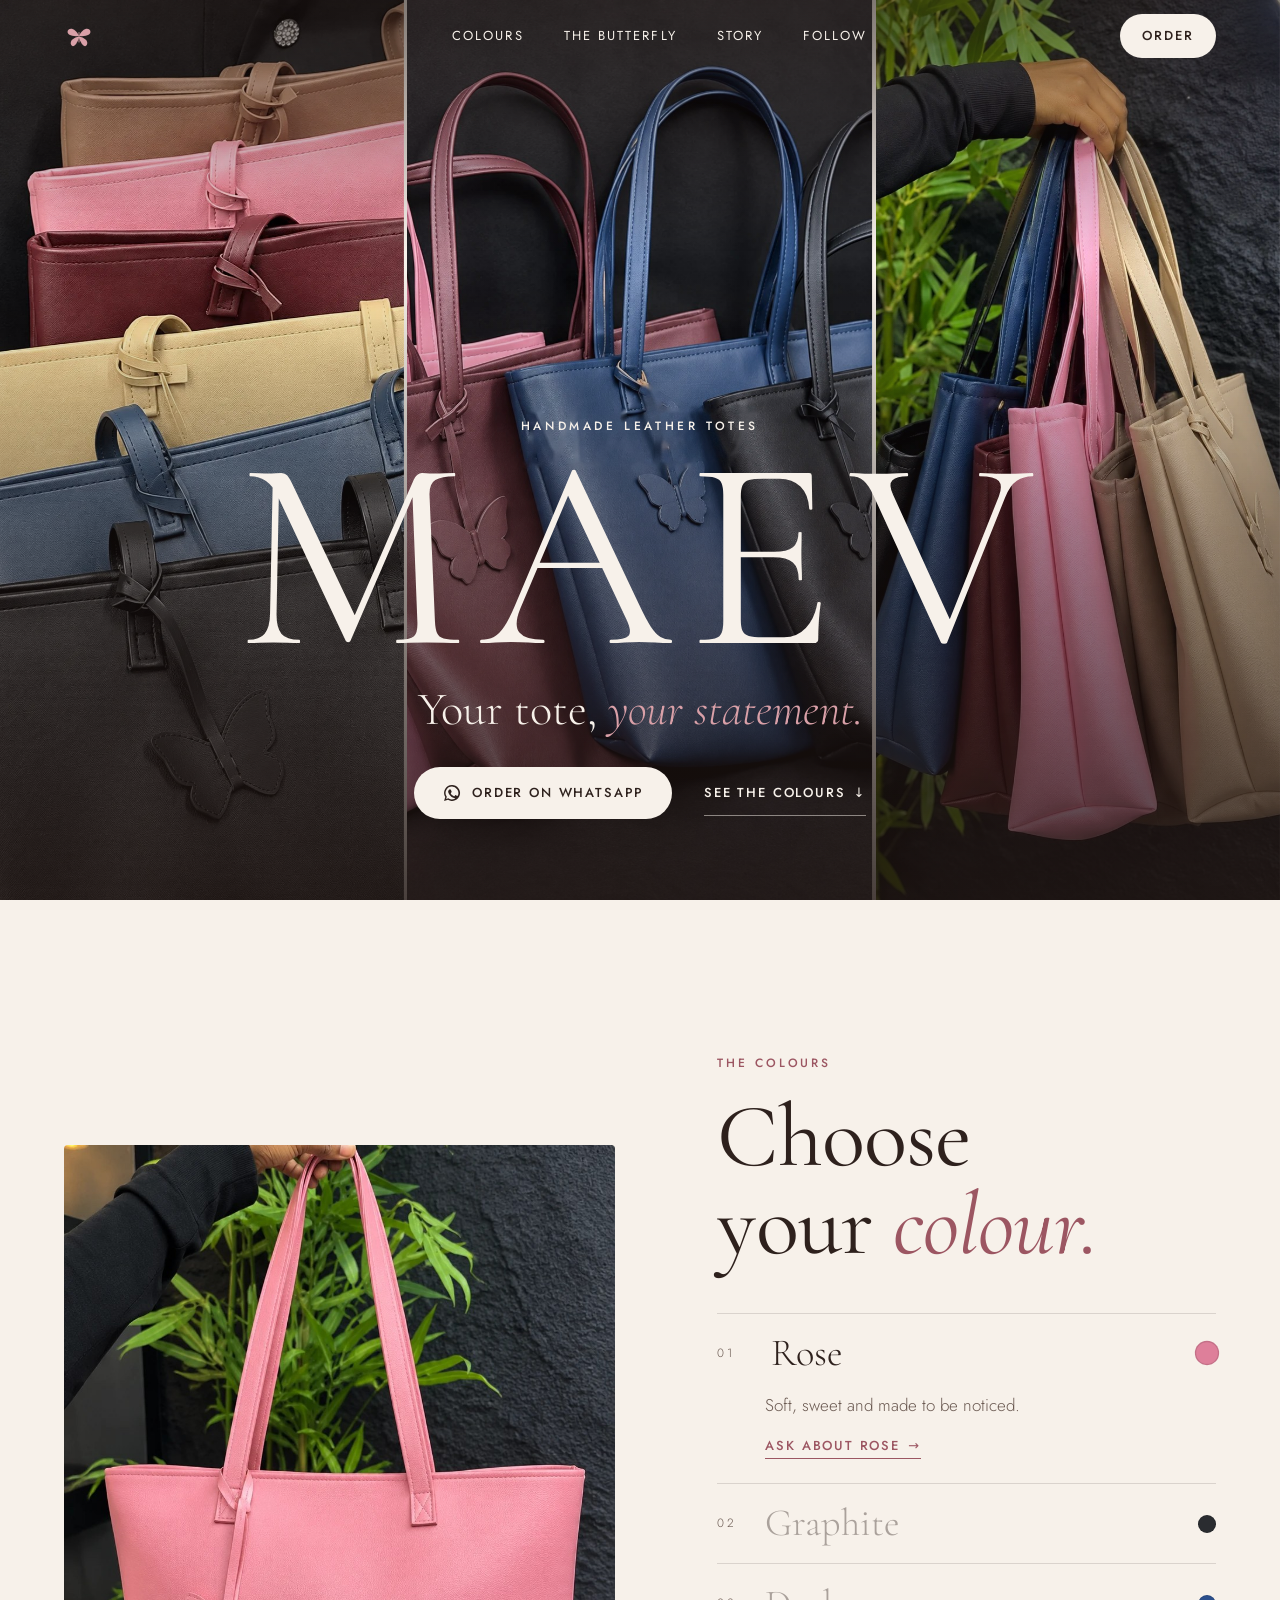
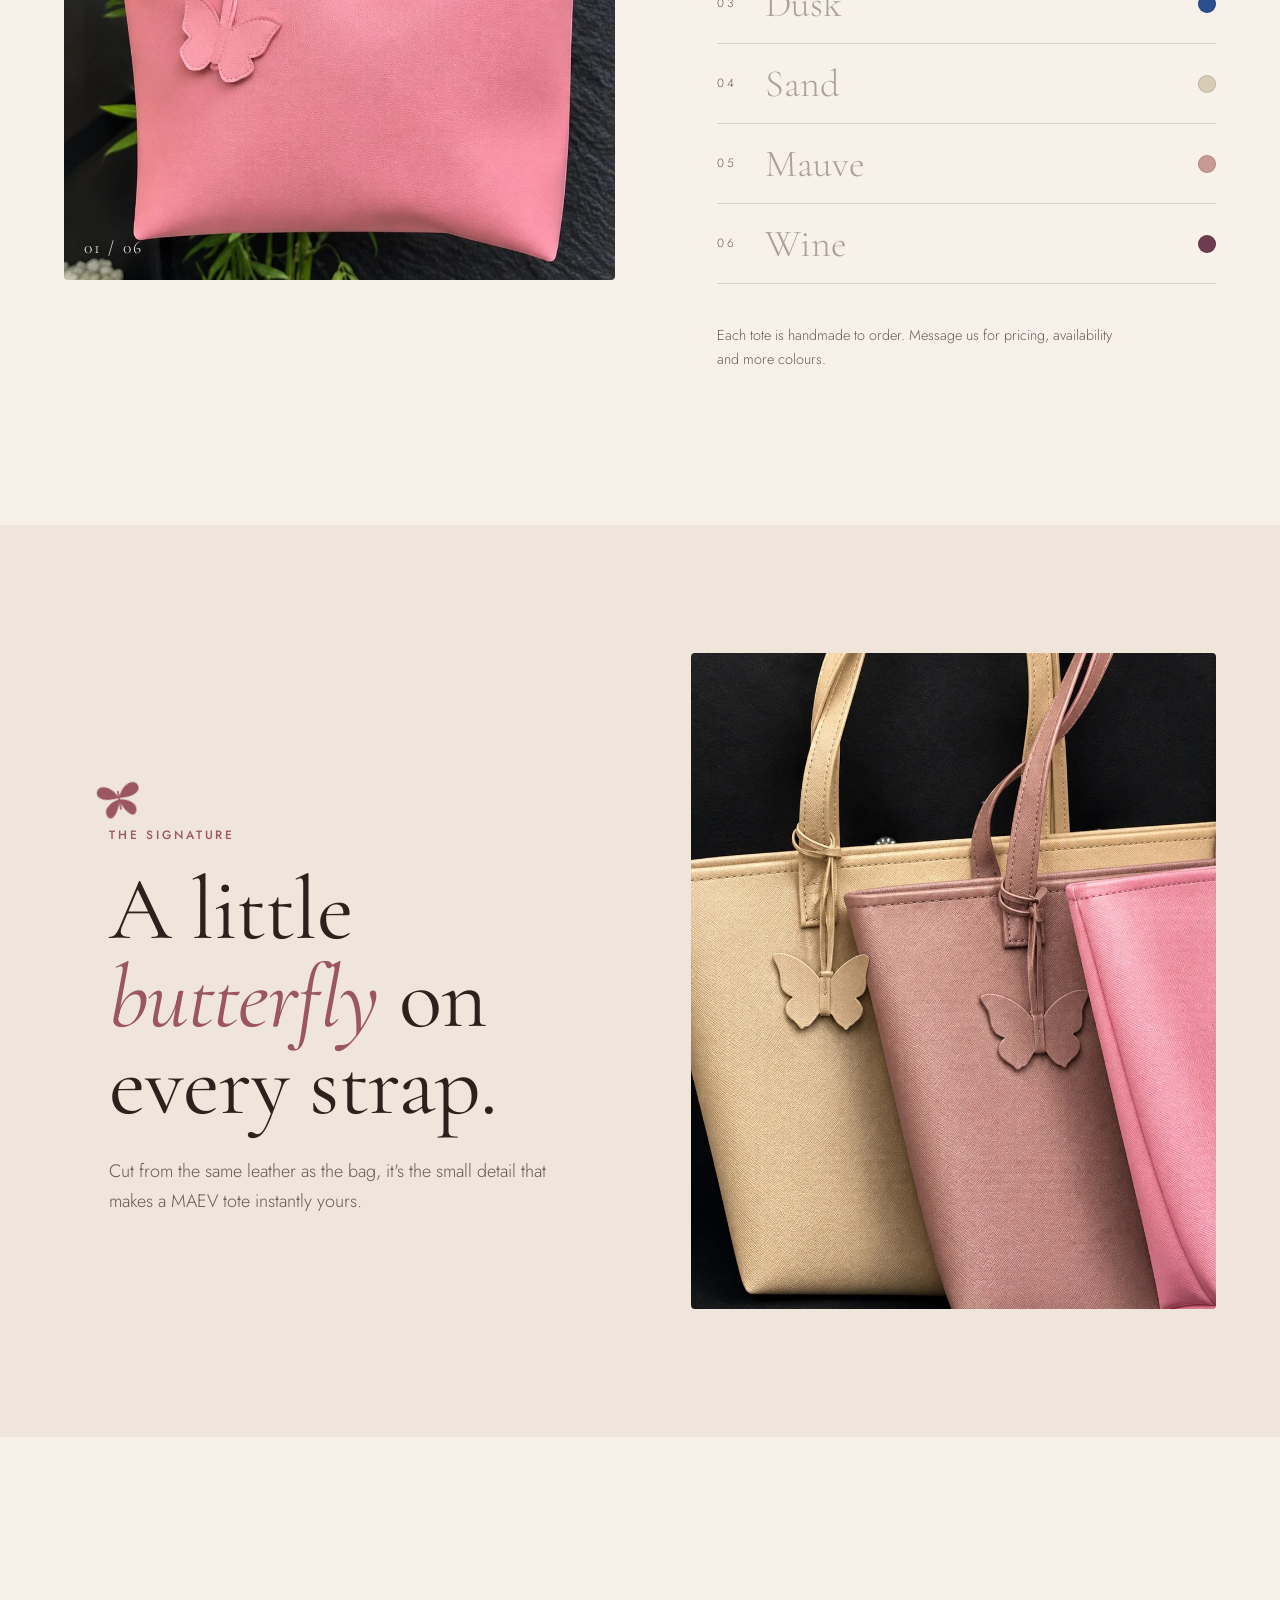
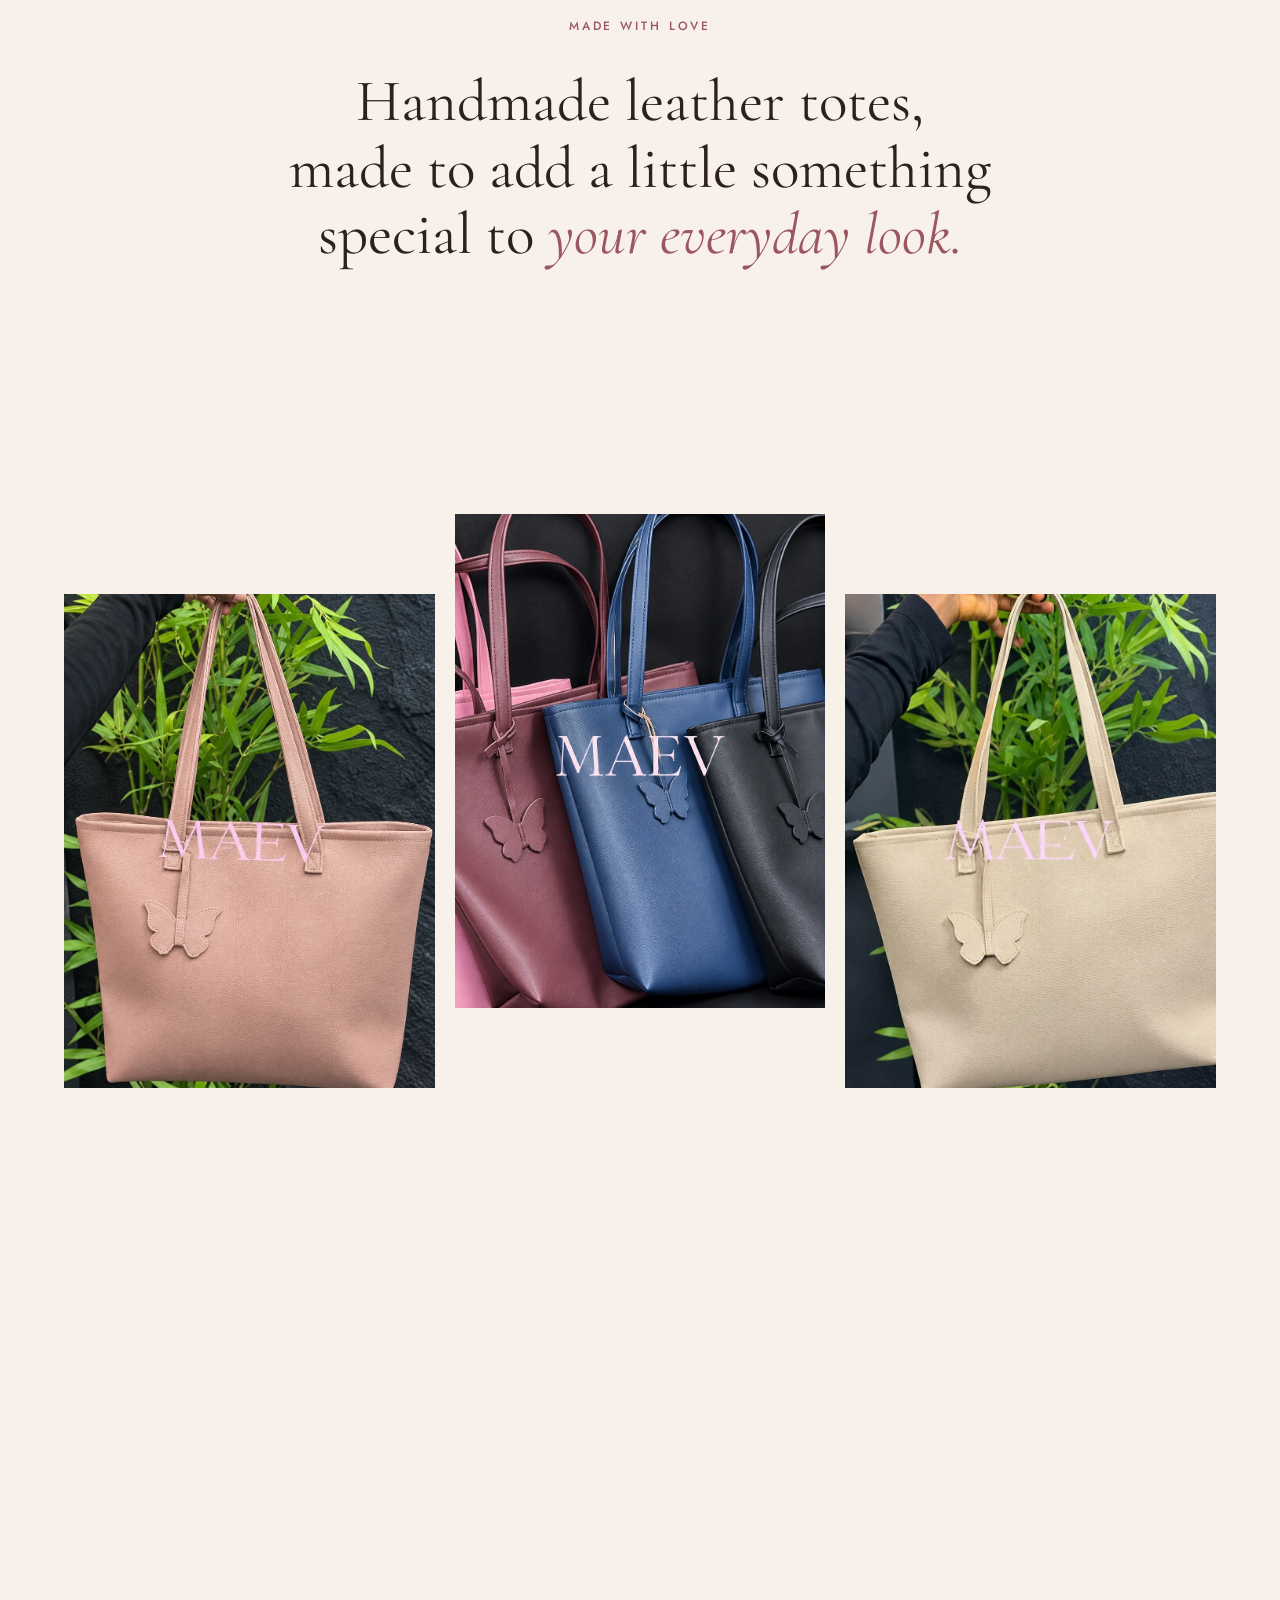
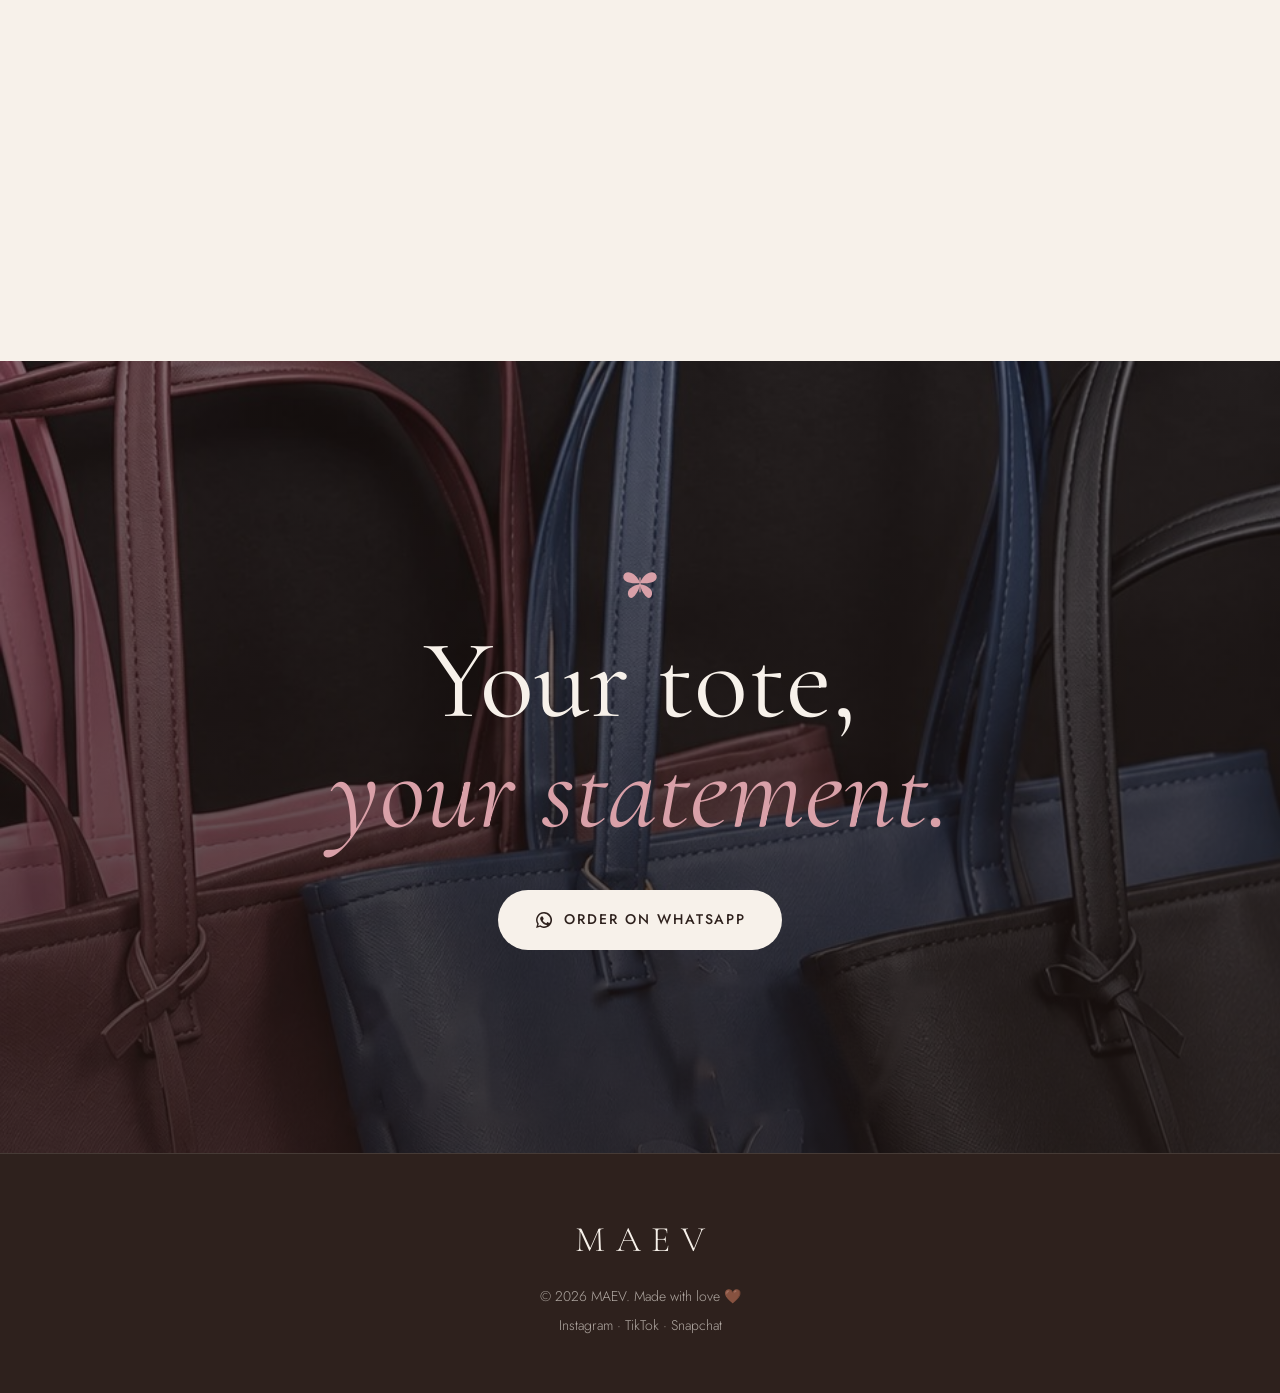
<file: index.html>
<!doctype html>
<html lang="en">
<head>
  <meta charset="utf-8">
  <meta name="viewport" content="width=device-width, initial-scale=1, viewport-fit=cover">
  <title>MAEV — Handmade Leather Totes</title>
  <meta name="description" content="MAEV makes handmade leather tote bags to add a little something special to your everyday look. Your tote, your statement. Order on WhatsApp.">
  <meta name="theme-color" content="#F7F1EA">
  <meta property="og:title" content="MAEV — Your Tote, Your Statement">
  <meta property="og:description" content="Handmade leather totes with a signature butterfly charm. Order on WhatsApp.">
  <meta property="og:type" content="website">
  <meta property="og:image" content="https://maev-luxe.vercel.app/images/og.jpg">
  <meta property="og:image:width" content="1200">
  <meta property="og:image:height" content="630">
  <meta property="og:url" content="https://maev-luxe.vercel.app/">
  <meta name="twitter:card" content="summary_large_image">
  <meta name="twitter:image" content="https://maev-luxe.vercel.app/images/og.jpg">
  <link rel="icon" href="favicon.svg" type="image/svg+xml">
  <link rel="apple-touch-icon" href="apple-touch-icon.png">
  <link rel="preconnect" href="https://fonts.googleapis.com">
  <link rel="preconnect" href="https://fonts.gstatic.com" crossorigin>
  <link href="https://fonts.googleapis.com/css2?family=Cormorant+Garamond:ital,wght@0,400;0,500;0,600;1,400;1,500&family=Jost:wght@300;400;500&display=swap" rel="stylesheet">
  <link rel="stylesheet" href="styles.css">
  <script>document.documentElement.classList.add('js')</script>
</head>
<body>

  <a class="skip" href="#colours">Skip to the collection</a>

  <header class="nav" id="nav">
    <a class="nav__brand" href="#top" aria-label="MAEV — back to top">
      <span class="bfly" aria-hidden="true"></span>
      <span class="nav__word">MAEV</span>
    </a>
    <nav class="nav__links" aria-label="Primary">
      <a href="#colours">Colours</a>
      <a href="#butterfly">The Butterfly</a>
      <a href="#story">Story</a>
      <a href="#follow">Follow</a>
    </nav>
    <a class="btn btn--sm btn--light" data-wa data-wa-msg="Hi MAEV! I'd love to place an order." href="#" rel="noopener" target="_blank">Order</a>
  </header>

  <main id="top">

    <!-- HERO -->
    <section class="hero" aria-labelledby="hero-title">
      <div class="hero__media">
        <img class="hero__img hero__img--side" src="images/hero-1.jpg" alt="MAEV tote bags in rose, wine, sand, blue and charcoal stacked side by side" fetchpriority="high">
        <img class="hero__img hero__img--main" src="images/hero-2.jpg" alt="Wine, blue and black MAEV leather totes, each with a leather butterfly charm" fetchpriority="high">
        <img class="hero__img hero__img--side" src="images/hero-3.jpg" alt="A hand holding six MAEV totes by their straps in every colour" fetchpriority="high">
        <div class="hero__shade"></div>
      </div>
      <div class="hero__content">
        <p class="hero__kicker rise" style="--d:.15s">Handmade leather totes</p>
        <h1 class="hero__title rise" style="--d:.3s" id="hero-title">MAEV</h1>
        <p class="hero__tag rise" style="--d:.5s">Your tote, <em>your statement.</em></p>
        <div class="hero__actions rise" style="--d:.7s">
          <a class="btn btn--light" data-wa data-wa-msg="Hi MAEV! I'd love to place an order." href="#" rel="noopener" target="_blank">
            <svg class="ico" viewBox="0 0 24 24" aria-hidden="true"><path d="M12 2.5A9.5 9.5 0 0 0 3.9 16.9L2.5 21.5l4.7-1.4A9.5 9.5 0 1 0 12 2.5Zm0 1.8a7.7 7.7 0 1 1-4 14.3l-.3-.2-2.7.8.8-2.6-.2-.3A7.7 7.7 0 0 1 12 4.3Zm-3 3.6c-.2 0-.5.1-.7.4-.3.4-1 1-.9 2.3.1 1.3 1 2.6 1.2 2.8.2.2 2 3.2 5 4.3 2.4.9 2.9.7 3.4.7.5-.1 1.6-.7 1.8-1.3.2-.6.2-1.2.2-1.3-.1-.1-.3-.2-.6-.3l-1.9-.9c-.3-.1-.5-.1-.7.1l-.9 1.1c-.2.2-.3.2-.6.1-.3-.2-1.2-.4-2.2-1.4-.8-.8-1.4-1.7-1.5-2-.2-.3 0-.4.1-.6l.5-.6c.1-.2.2-.3.3-.5.1-.2 0-.4 0-.5l-.9-2.1c-.2-.5-.4-.5-.6-.5H9Z"/></svg>
            Order on WhatsApp
          </a>
          <a class="link-arrow" href="#colours">See the colours <span aria-hidden="true">↓</span></a>
        </div>
      </div>
    </section>

    <!-- COLOURS -->
    <section class="colours" id="colours" aria-labelledby="colours-title">
      <div class="colours__stage reveal">
        <div class="colours__frame">
          <figure class="shot is-active" data-i="0"><img src="images/colour-rose.jpg" alt="MAEV tote in Rose, a soft warm pink with a butterfly charm" loading="eager"></figure>
          <figure class="shot" data-i="1"><img src="images/colour-graphite.jpg" alt="MAEV tote in Graphite, a deep black with a butterfly charm" loading="lazy"></figure>
          <figure class="shot" data-i="2"><img src="images/colour-dusk.jpg" alt="MAEV tote in Dusk, a deep blue with a butterfly charm" loading="lazy"></figure>
          <figure class="shot" data-i="3"><img src="images/colour-sand.jpg" alt="MAEV tote in Sand, a soft warm neutral with a butterfly charm" loading="lazy"></figure>
          <figure class="shot" data-i="4"><img src="images/colour-mauve.jpg" alt="MAEV tote in Mauve, a dusty rose with a butterfly charm" loading="lazy"></figure>
          <figure class="shot" data-i="5"><img src="images/colour-wine.jpg" alt="MAEV tote in Wine, a rich burgundy with a butterfly charm" loading="lazy"></figure>
        </div>
        <p class="colours__count" aria-hidden="true"><span id="cur">01</span> / 06</p>
      </div>

      <div class="colours__panel">
        <p class="eyebrow reveal">The colours</p>
        <h2 class="display reveal" id="colours-title">Choose<br>your <em>colour.</em></h2>

        <!-- desktop list -->
        <ul class="picker reveal" role="list">
          <li class="row is-active" data-i="0" data-name="Rose" data-hex="#DE7F9A">
            <button class="row__btn" aria-expanded="true"><span class="row__num">01</span><span class="row__name">Rose</span><span class="row__dot" style="--c:#DE7F9A"></span></button>
            <div class="row__more"><div><p>Soft, sweet and made to be noticed.</p><a class="link-wa" data-wa href="#" target="_blank" rel="noopener">Ask about Rose <span aria-hidden="true">→</span></a></div></div>
          </li>
          <li class="row" data-i="1" data-name="Graphite" data-hex="#2A2C30">
            <button class="row__btn" aria-expanded="false"><span class="row__num">02</span><span class="row__name">Graphite</span><span class="row__dot" style="--c:#2A2C30"></span></button>
            <div class="row__more"><div><p>Deep and quiet. Goes with everything.</p><a class="link-wa" data-wa href="#" target="_blank" rel="noopener">Ask about Graphite <span aria-hidden="true">→</span></a></div></div>
          </li>
          <li class="row" data-i="2" data-name="Dusk" data-hex="#2B4F8C">
            <button class="row__btn" aria-expanded="false"><span class="row__num">03</span><span class="row__name">Dusk</span><span class="row__dot" style="--c:#2B4F8C"></span></button>
            <div class="row__more"><div><p>Deep, rich blue with a quiet shine.</p><a class="link-wa" data-wa href="#" target="_blank" rel="noopener">Ask about Dusk <span aria-hidden="true">→</span></a></div></div>
          </li>
          <li class="row" data-i="3" data-name="Sand" data-hex="#D8CCB6">
            <button class="row__btn" aria-expanded="false"><span class="row__num">04</span><span class="row__name">Sand</span><span class="row__dot" style="--c:#D8CCB6"></span></button>
            <div class="row__more"><div><p>A soft, warm neutral for easy, everyday looks.</p><a class="link-wa" data-wa href="#" target="_blank" rel="noopener">Ask about Sand <span aria-hidden="true">→</span></a></div></div>
          </li>
          <li class="row" data-i="4" data-name="Mauve" data-hex="#C99A93">
            <button class="row__btn" aria-expanded="false"><span class="row__num">05</span><span class="row__name">Mauve</span><span class="row__dot" style="--c:#C99A93"></span></button>
            <div class="row__more"><div><p>Dusty rose with a calm, vintage feel.</p><a class="link-wa" data-wa href="#" target="_blank" rel="noopener">Ask about Mauve <span aria-hidden="true">→</span></a></div></div>
          </li>
          <li class="row" data-i="5" data-name="Wine" data-hex="#703B4F">
            <button class="row__btn" aria-expanded="false"><span class="row__num">06</span><span class="row__name">Wine</span><span class="row__dot" style="--c:#703B4F"></span></button>
            <div class="row__more"><div><p>Rich burgundy for a bolder statement.</p><a class="link-wa" data-wa href="#" target="_blank" rel="noopener">Ask about Wine <span aria-hidden="true">→</span></a></div></div>
          </li>
        </ul>

        <!-- mobile picker -->
        <div class="mpick reveal">
          <div class="mpick__dots" role="group" aria-label="Choose a colour">
            <button class="dot is-active" data-i="0" style="--c:#DE7F9A" aria-label="Rose" aria-pressed="true"></button>
            <button class="dot" data-i="1" style="--c:#2A2C30" aria-label="Graphite" aria-pressed="false"></button>
            <button class="dot" data-i="2" style="--c:#2B4F8C" aria-label="Dusk" aria-pressed="false"></button>
            <button class="dot" data-i="3" style="--c:#D8CCB6" aria-label="Sand" aria-pressed="false"></button>
            <button class="dot" data-i="4" style="--c:#C99A93" aria-label="Mauve" aria-pressed="false"></button>
            <button class="dot" data-i="5" style="--c:#703B4F" aria-label="Wine" aria-pressed="false"></button>
          </div>
          <p class="mpick__name" id="m-name" aria-live="polite">Rose</p>
          <p class="mpick__note" id="m-note">Soft, sweet and made to be noticed.</p>
          <a class="btn btn--dark" id="m-cta" data-wa href="#" target="_blank" rel="noopener">Ask about Rose</a>
        </div>

        <p class="fineprint reveal">Each tote is handmade to order. Message us for pricing, availability and more colours.</p>
      </div>
    </section>

    <!-- BUTTERFLY -->
    <section class="butterfly" id="butterfly" aria-labelledby="bf-title">
      <div class="butterfly__text">
        <span class="bfly bfly--big reveal" aria-hidden="true" id="bf-float"></span>
        <p class="eyebrow reveal">The signature</p>
        <h2 class="display reveal" id="bf-title">A little<br><em>butterfly</em> on<br>every strap.</h2>
        <p class="lede reveal">Cut from the same leather as the bag, it's the small detail that makes a MAEV tote instantly yours.</p>
      </div>
      <figure class="butterfly__img reveal">
        <img src="images/butterfly.jpg" alt="Leather butterfly charms hanging from the straps of sand, mauve and pink MAEV totes" loading="lazy">
      </figure>
    </section>

    <!-- STORY -->
    <section class="story" id="story" aria-labelledby="story-title">
      <p class="eyebrow reveal">Made with love</p>
      <h2 class="story__line reveal" id="story-title">Handmade leather totes, made to add a little something special to <em>your everyday look.</em></h2>
      <div class="story__meta reveal">
        <span>Handmade</span><i aria-hidden="true"></i><span>Leather</span><i aria-hidden="true"></i><span>Made to order</span>
      </div>
    </section>

    <!-- LOOKBOOK -->
    <section class="look" aria-label="Lookbook">
      <figure class="look__item look__item--a reveal"><img src="images/look-1.jpg" alt="A mauve MAEV tote held up against green bamboo" loading="lazy"></figure>
      <figure class="look__item look__item--b reveal"><img src="images/look-2.jpg" alt="Wine, blue and black MAEV totes side by side with the MAEV wordmark" loading="lazy"></figure>
      <figure class="look__item look__item--c reveal"><img src="images/look-3.jpg" alt="A sand MAEV tote held up against green bamboo" loading="lazy"></figure>
    </section>

    <!-- FOLLOW + CTA -->
    <section class="follow" id="follow" aria-labelledby="follow-title">
      <p class="eyebrow reveal">Follow the journey</p>
      <h2 class="display reveal" id="follow-title">We're just <em>getting started.</em></h2>
      <p class="lede reveal">Be part of it. Follow, share and support a small business — every bit of love counts.</p>
      <ul class="socials reveal" role="list">
        <li><a href="https://www.instagram.com/maevluxe_" target="_blank" rel="noopener"><span>Instagram</span><b>@maevluxe_</b></a></li>
        <li><a href="https://www.tiktok.com/@maevluxe_" target="_blank" rel="noopener"><span>TikTok</span><b>@maevluxe_</b></a></li>
        <li><a href="https://snapchat.com/t/dWCATSqy" target="_blank" rel="noopener"><span>Snapchat</span><b>@maev_luxe</b></a></li>
      </ul>
    </section>

    <section class="cta" id="contact" aria-labelledby="cta-title">
      <div class="cta__media">
        <img src="images/hero-2.jpg" alt="" loading="lazy">
        <div class="cta__shade"></div>
      </div>
      <div class="cta__content">
        <span class="bfly bfly--cta" aria-hidden="true"></span>
        <h2 class="cta__title reveal" id="cta-title">Your tote,<br><em>your statement.</em></h2>
        <a class="btn btn--light btn--lg reveal" data-wa data-wa-msg="Hi MAEV! I'd love to place an order." href="#" target="_blank" rel="noopener">
          <svg class="ico" viewBox="0 0 24 24" aria-hidden="true"><path d="M12 2.5A9.5 9.5 0 0 0 3.9 16.9L2.5 21.5l4.7-1.4A9.5 9.5 0 1 0 12 2.5Zm0 1.8a7.7 7.7 0 1 1-4 14.3l-.3-.2-2.7.8.8-2.6-.2-.3A7.7 7.7 0 0 1 12 4.3Zm-3 3.6c-.2 0-.5.1-.7.4-.3.4-1 1-.9 2.3.1 1.3 1 2.6 1.2 2.8.2.2 2 3.2 5 4.3 2.4.9 2.9.7 3.4.7.5-.1 1.6-.7 1.8-1.3.2-.6.2-1.2.2-1.3-.1-.1-.3-.2-.6-.3l-1.9-.9c-.3-.1-.5-.1-.7.1l-.9 1.1c-.2.2-.3.2-.6.1-.3-.2-1.2-.4-2.2-1.4-.8-.8-1.4-1.7-1.5-2-.2-.3 0-.4.1-.6l.5-.6c.1-.2.2-.3.3-.5.1-.2 0-.4 0-.5l-.9-2.1c-.2-.5-.4-.5-.6-.5H9Z"/></svg>
          Order on WhatsApp
        </a>
      </div>
    </section>
  </main>

  <footer class="foot">
    <p class="foot__word">MAEV</p>
    <p class="foot__small">© <span id="yr">2026</span> MAEV. Made with love 🤎</p>
    <p class="foot__small"><a href="https://www.instagram.com/maevluxe_" target="_blank" rel="noopener">Instagram</a> · <a href="https://www.tiktok.com/@maevluxe_" target="_blank" rel="noopener">TikTok</a> · <a href="https://snapchat.com/t/dWCATSqy" target="_blank" rel="noopener">Snapchat</a></p>
  </footer>

  <a class="sticky-wa" id="stickyWa" data-wa data-wa-msg="Hi MAEV! I'd love to place an order." href="#" target="_blank" rel="noopener" aria-label="Order on WhatsApp">
    <svg class="ico" viewBox="0 0 24 24" aria-hidden="true"><path d="M12 2.5A9.5 9.5 0 0 0 3.9 16.9L2.5 21.5l4.7-1.4A9.5 9.5 0 1 0 12 2.5Zm0 1.8a7.7 7.7 0 1 1-4 14.3l-.3-.2-2.7.8.8-2.6-.2-.3A7.7 7.7 0 0 1 12 4.3Zm-3 3.6c-.2 0-.5.1-.7.4-.3.4-1 1-.9 2.3.1 1.3 1 2.6 1.2 2.8.2.2 2 3.2 5 4.3 2.4.9 2.9.7 3.4.7.5-.1 1.6-.7 1.8-1.3.2-.6.2-1.2.2-1.3-.1-.1-.3-.2-.6-.3l-1.9-.9c-.3-.1-.5-.1-.7.1l-.9 1.1c-.2.2-.3.2-.6.1-.3-.2-1.2-.4-2.2-1.4-.8-.8-1.4-1.7-1.5-2-.2-.3 0-.4.1-.6l.5-.6c.1-.2.2-.3.3-.5.1-.2 0-.4 0-.5l-.9-2.1c-.2-.5-.4-.5-.6-.5H9Z"/></svg>
    Order on WhatsApp
  </a>

  <script src="script.js"></script>
</body>
</html>
</file>
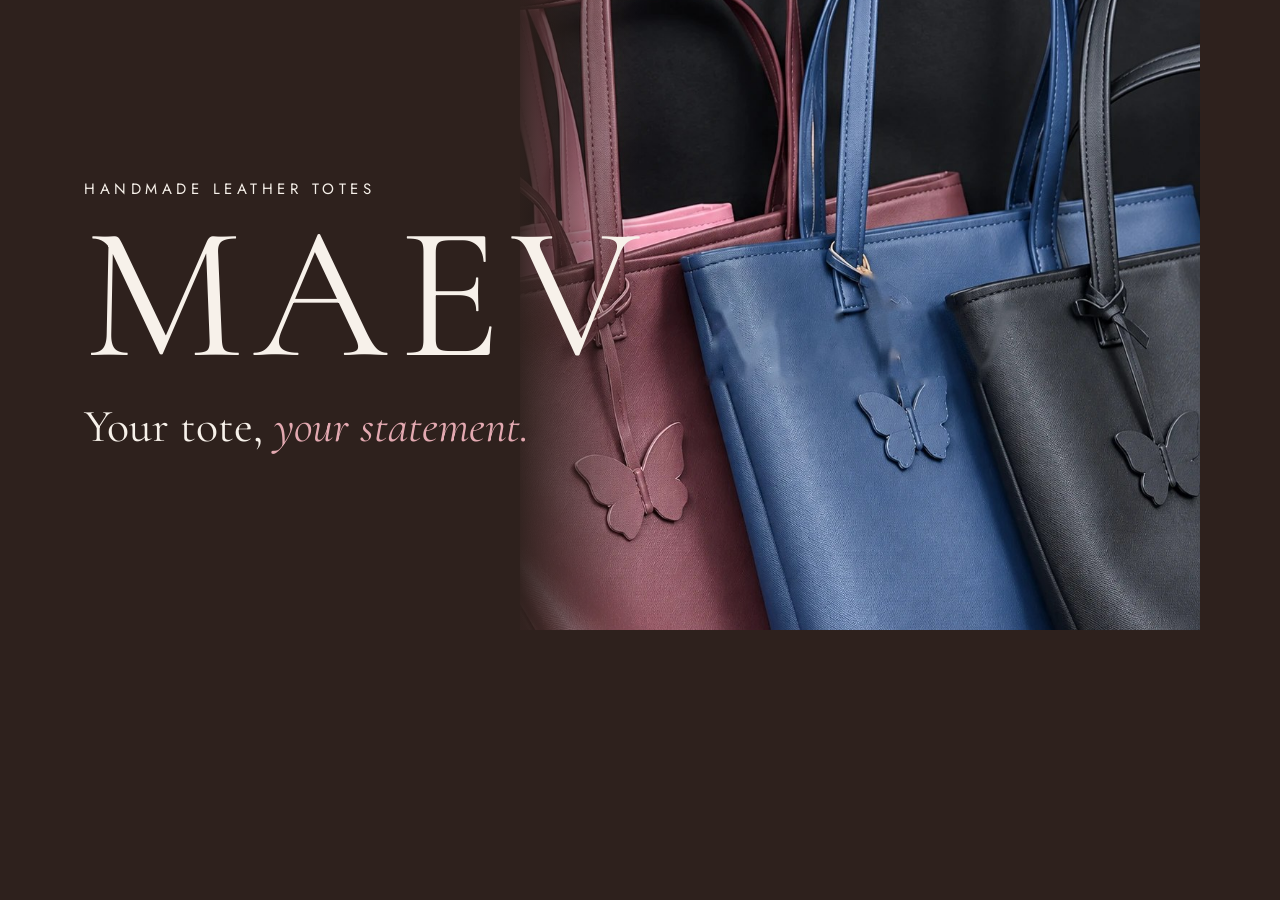
<file: tools/og.html>
<!doctype html><meta charset="utf-8"><link href="https://fonts.googleapis.com/css2?family=Cormorant+Garamond:ital,wght@0,400;1,400&family=Jost:wght@400;500&display=swap" rel="stylesheet">
<style>*{margin:0;box-sizing:border-box}body{width:1200px;height:630px;position:relative;overflow:hidden;background:#2E211D;font-family:Jost,sans-serif;color:#F7F1EA}
.l{position:absolute;inset:0 auto 0 0;width:640px;display:flex;flex-direction:column;justify-content:center;padding:0 0 0 84px;background:linear-gradient(90deg,#2E211D 80%,rgba(46,33,29,0))}
.r{position:absolute;inset:0 0 0 520px;background:url(../images/hero-2.jpg) 50% 42%/cover}
.k{font-size:15px;letter-spacing:.3em;text-transform:uppercase;margin-bottom:14px;position:relative}
h1{font:400 190px/.85 'Cormorant Garamond',serif;letter-spacing:.06em;position:relative}
p{font:400 46px/1.1 'Cormorant Garamond',serif;margin-top:26px;position:relative}p em{color:#E3A9B1}
</style><div class="r"></div><div class="l"><div class="k">Handmade leather totes</div><h1>MAEV</h1><p>Your tote, <em>your statement.</em></p></div>
</file>
<file: styles.css>
/* MAEV — Soft Atelier */
:root {
  --cream: #F7F1EA;
  --sand: #EFE5DA;
  --cocoa: #2E211D;
  --cocoa-soft: #6B5A52;
  --rose: #D9A0A8;
  --rose-deep: #9C5662;
  --line: rgba(46, 33, 29, .14);
  --serif: "Cormorant Garamond", "Times New Roman", serif;
  --sans: "Jost", system-ui, sans-serif;
  --gutter: clamp(20px, 5vw, 72px);
  --ease: cubic-bezier(.22, .8, .24, 1);
  --nav-h: 72px;
}

*, *::before, *::after { box-sizing: border-box; }
html { scroll-behavior: smooth; -webkit-text-size-adjust: 100%; }
body {
  margin: 0;
  background: var(--cream);
  color: var(--cocoa);
  font-family: var(--sans);
  font-weight: 300;
  font-size: 1.0625rem;
  line-height: 1.65;
  -webkit-font-smoothing: antialiased;
  overflow-x: hidden;
}
img { display: block; max-width: 100%; }
a { color: inherit; }
ul { list-style: none; margin: 0; padding: 0; }
h1, h2, p, figure { margin: 0; }
button { font: inherit; color: inherit; background: none; border: 0; cursor: pointer; padding: 0; text-align: left; }
:focus-visible { outline: 2px solid var(--rose-deep); outline-offset: 3px; border-radius: 4px; }
em { font-style: italic; }

.skip { position: absolute; left: -999px; top: 8px; background: var(--cocoa); color: var(--cream); padding: 10px 16px; z-index: 100; border-radius: 999px; }
.skip:focus { left: 8px; }

.eyebrow {
  font-size: .75rem; font-weight: 500; letter-spacing: .24em; text-transform: uppercase;
  color: var(--rose-deep); margin-bottom: 1.25rem;
}
.display {
  font-family: var(--serif); font-weight: 400;
  font-size: clamp(2.9rem, 7vw, 5.75rem); line-height: .98; letter-spacing: -.01em;
}
.display em { color: var(--rose-deep); }
.lede { font-size: 1.125rem; color: var(--cocoa-soft); max-width: 30rem; margin-top: 1.75rem; }

/* ---------- Buttons ---------- */
.btn {
  display: inline-flex; align-items: center; gap: .65rem;
  min-height: 52px; padding: 0 1.75rem; border-radius: 999px;
  font-size: .8125rem; font-weight: 500; letter-spacing: .14em; text-transform: uppercase;
  text-decoration: none; white-space: nowrap;
  transition: background .35s var(--ease), color .35s var(--ease), transform .35s var(--ease);
}
.btn:hover { transform: translateY(-2px); }
.btn--light { background: var(--cream); color: var(--cocoa); }
.btn--light:hover { background: #fff; }
.btn--dark { background: var(--cocoa); color: var(--cream); }
.btn--dark:hover { background: var(--rose-deep); }
.btn--sm { min-height: 44px; padding: 0 1.4rem; }
.btn--lg { min-height: 60px; padding: 0 2.25rem; font-size: .875rem; }
.ico { width: 20px; height: 20px; fill: currentColor; flex: none; }

.link-arrow {
  color: var(--cream); font-size: .8125rem; font-weight: 500; letter-spacing: .14em; text-transform: uppercase;
  text-decoration: none; padding: .75rem 0; border-bottom: 1px solid rgba(247, 241, 234, .5);
  transition: border-color .3s, gap .3s var(--ease); display: inline-flex; gap: .5rem;
}
.link-arrow:hover { border-color: var(--cream); gap: .85rem; }

/* ---------- Butterfly mark ---------- */
.bfly { display: inline-block; width: 30px; height: 26px; color: var(--rose); }
.bfly svg { width: 100%; height: 100%; overflow: visible; fill: currentColor; }
.bfly .wl { transform-origin: 32px 30px; }
.bfly .wr { transform-origin: 32px 30px; }
.bfly:hover .wl, .bfly.flap .wl { animation: flapL .9s var(--ease) 2; }
.bfly:hover .wr, .bfly.flap .wr { animation: flapR .9s var(--ease) 2; }
.nav__brand:hover .bfly .wl { animation: flapL .9s var(--ease) 2; }
.nav__brand:hover .bfly .wr { animation: flapR .9s var(--ease) 2; }
@keyframes flapL { 50% { transform: scaleX(.3); } }
@keyframes flapR { 50% { transform: scaleX(.3); } }
.bfly--big { width: 56px; height: 48px; color: var(--rose-deep); margin-bottom: 2rem; display: block; will-change: transform; }
.bfly--cta { width: 44px; height: 38px; color: var(--rose); margin-bottom: 1.5rem; display: block; }

/* ---------- Nav ---------- */
.nav {
  position: fixed; inset: 0 0 auto 0; z-index: 50; height: var(--nav-h);
  display: flex; align-items: center; justify-content: space-between;
  padding: 0 var(--gutter); color: var(--cream);
  transition: background .4s var(--ease), color .4s var(--ease), box-shadow .4s var(--ease);
}
.nav.is-solid {
  background: rgba(247, 241, 234, .88); color: var(--cocoa);
  -webkit-backdrop-filter: blur(14px) saturate(1.2); backdrop-filter: blur(14px) saturate(1.2);
  box-shadow: 0 1px 0 var(--line);
}
.nav__brand { display: flex; align-items: center; gap: .75rem; text-decoration: none; }
.nav__word {
  font-family: var(--serif); font-weight: 500; font-size: 1.6rem; letter-spacing: .22em;
  opacity: 0; transform: translateY(6px); transition: opacity .4s var(--ease), transform .4s var(--ease);
}
.nav.is-solid .nav__word { opacity: 1; transform: none; }
.nav.is-solid .bfly { color: var(--rose-deep); }
.nav__links { display: none; gap: 2.5rem; }
.nav__links a {
  font-size: .8125rem; font-weight: 400; letter-spacing: .16em; text-transform: uppercase; text-decoration: none;
  position: relative; padding: .5rem 0;
}
.nav__links a::after {
  content: ""; position: absolute; left: 0; right: 100%; bottom: 2px; height: 1px; background: currentColor;
  transition: right .35s var(--ease);
}
.nav__links a:hover::after { right: 0; }
.nav.is-solid .btn--light { background: var(--cocoa); color: var(--cream); }
@media (min-width: 900px) { .nav__links { display: flex; } }

/* ---------- Hero ---------- */
.hero { position: relative; min-height: 100svh; display: flex; align-items: flex-end; color: var(--cream); overflow: hidden; background: var(--cocoa); }
.hero__media { position: absolute; inset: 0; display: grid; grid-template-columns: 1fr; overflow: hidden; }
.hero__img {
  width: 100%; height: 100%; object-fit: cover; object-position: 50% 45%; min-width: 0;
  transform: scale(1.08); opacity: 0; animation: settle 2.2s var(--ease) forwards;
  will-change: transform;
}
.hero__img--side { display: none; }
.hero__img--main { object-position: 50% 38%; }
@keyframes settle { to { transform: scale(1); opacity: 1; } }
@media (min-width: 900px) {
  .hero__media { grid-template-columns: 1fr 1.15fr 1fr; gap: 3px; background: var(--cream); }
  .hero__img--side { display: block; }
  .hero__img--main { object-position: 50% 50%; animation-delay: .1s; }
  .hero__img--side:nth-of-type(1) { object-position: 50% 62%; animation-delay: .25s; }
  .hero__img--side:nth-of-type(3) { object-position: 50% 30%; animation-delay: .4s; }
}
.hero__shade {
  position: absolute; inset: 0;
  background:
    linear-gradient(180deg, rgba(30, 20, 17, .55) 0%, rgba(30, 20, 17, 0) 28%),
    linear-gradient(0deg, rgba(30, 20, 17, .8) 0%, rgba(30, 20, 17, .42) 40%, rgba(30, 20, 17, 0) 70%);
}
.hero__content { position: relative; padding: 0 var(--gutter) clamp(48px, 9vh, 96px); width: 100%; max-width: 1400px; margin: 0 auto; }
@media (min-width: 900px) {
  .hero__content { text-align: center; }
  .hero__title { margin-left: 0; padding-left: .06em; }
  .hero__actions { justify-content: center; }
}
.hero__kicker { font-size: .75rem; font-weight: 500; letter-spacing: .3em; text-transform: uppercase; opacity: .9; margin-bottom: .5rem; }
.hero__title {
  font-family: var(--serif); font-weight: 400; line-height: .82;
  font-size: clamp(6.5rem, 26vw, 17rem); letter-spacing: .06em; margin-left: -.04em;
}
.hero__tag { font-family: var(--serif); font-size: clamp(1.75rem, 4.2vw, 2.9rem); line-height: 1.1; margin-top: 1rem; }
.hero__tag em { color: var(--rose); }
.hero__actions { display: flex; flex-wrap: wrap; align-items: center; gap: 1rem 2rem; margin-top: 2rem; }

.rise { opacity: 0; transform: translateY(26px); animation: rise 1.1s var(--ease) forwards; animation-delay: var(--d, 0s); }
@keyframes rise { to { opacity: 1; transform: none; } }

/* ---------- Colours ---------- */
.colours {
  display: grid; gap: 2.5rem; padding: clamp(72px, 12vw, 160px) var(--gutter);
  max-width: 1400px; margin: 0 auto;
}
.colours__stage { position: relative; align-self: center; }
.colours__frame { position: relative; aspect-ratio: 1 / 1.08; border-radius: 4px; overflow: hidden; background: var(--sand); }
.shot { position: absolute; inset: 0; opacity: 0; transform: scale(1.04); transition: opacity .9s var(--ease), transform 1.4s var(--ease); }
.shot.is-active { opacity: 1; transform: none; z-index: 1; }
.shot img { width: 100%; height: 100%; object-fit: cover; object-position: 50% 42%; }
.colours__count { position: absolute; left: 20px; bottom: 18px; z-index: 2; color: var(--cream); font-family: var(--serif); font-size: 1.1rem; letter-spacing: .12em; text-shadow: 0 1px 12px rgba(0, 0, 0, .45); }

.colours__panel { align-self: center; }
.picker { display: none; margin-top: 2.75rem; border-top: 1px solid var(--line); }
.row { border-bottom: 1px solid var(--line); }
.row__btn { display: grid; grid-template-columns: 3rem 1fr auto; align-items: center; width: 100%; padding: 1.15rem 0; }
.row__num { font-size: .75rem; letter-spacing: .2em; color: var(--cocoa-soft); }
.row__name { font-family: var(--serif); font-size: clamp(1.9rem, 3vw, 2.6rem); line-height: 1.1; opacity: .38; transition: opacity .4s var(--ease), transform .5s var(--ease); }
.row__dot { width: 18px; height: 18px; border-radius: 50%; background: var(--c); box-shadow: inset 0 0 0 1px rgba(0, 0, 0, .12); transition: transform .4s var(--ease); }
.row:hover .row__name { opacity: .75; }
.row.is-active .row__name { opacity: 1; transform: translateX(6px); }
.row.is-active .row__dot { transform: scale(1.35); }
.row__more { display: grid; grid-template-rows: 0fr; transition: grid-template-rows .55s var(--ease); }
.row__more > div { overflow: hidden; padding-left: 3rem; }
.row.is-active .row__more { grid-template-rows: 1fr; }
.row__more p { color: var(--cocoa-soft); margin-top: -.15rem; }
.link-wa {
  display: inline-flex; gap: .5rem; margin: 1rem 0 1.5rem; font-size: .8125rem; font-weight: 500; letter-spacing: .14em; text-transform: uppercase;
  text-decoration: none; color: var(--rose-deep); border-bottom: 1px solid currentColor; padding-bottom: 2px;
  transition: gap .3s var(--ease);
}
.link-wa:hover { gap: .85rem; }

.mpick { margin-top: 2rem; }
.mpick__dots { display: flex; gap: .85rem; flex-wrap: wrap; }
.dot {
  width: 44px; height: 44px; border-radius: 50%; background: var(--c); position: relative;
  box-shadow: inset 0 0 0 1px rgba(0, 0, 0, .14); transition: transform .35s var(--ease);
}
.dot::after { content: ""; position: absolute; inset: -5px; border-radius: 50%; border: 1.5px solid var(--cocoa); opacity: 0; transform: scale(.9); transition: .35s var(--ease); }
.dot.is-active::after { opacity: 1; transform: none; }
.mpick__name { font-family: var(--serif); font-size: 2.4rem; line-height: 1.1; margin-top: 1.5rem; }
.mpick__note { color: var(--cocoa-soft); margin: .35rem 0 1.5rem; }
.fineprint { margin-top: 2.5rem; font-size: .9rem; color: var(--cocoa-soft); max-width: 26rem; }

@media (min-width: 900px) {
  .colours { grid-template-columns: 1.05fr .95fr; gap: clamp(48px, 8vw, 120px); }
  .colours__frame { aspect-ratio: 3 / 4; max-height: 84vh; width: 100%; max-width: 640px; }
  .picker { display: block; }
  .mpick { display: none; }
}

/* ---------- Butterfly ---------- */
.butterfly {
  display: grid; gap: 3rem; padding: clamp(64px, 10vw, 140px) var(--gutter);
  background: var(--sand); align-items: center;
}
.butterfly__text { max-width: 36rem; justify-self: center; }
.butterfly__img { overflow: hidden; border-radius: 4px; aspect-ratio: 4 / 5; max-height: 80vh; width: 100%; }
.butterfly__img img { width: 100%; height: 100%; object-fit: cover; object-position: 50% 58%; transition: transform 1.6s var(--ease); }
.butterfly__img:hover img { transform: scale(1.04); }
@media (min-width: 900px) {
  .butterfly { grid-template-columns: 1fr 1fr; gap: clamp(48px, 8vw, 120px); }
  .butterfly__img { max-width: 560px; justify-self: start; }
  .butterfly__text { justify-self: end; margin-left: auto; }
}

/* ---------- Story ---------- */
.story { padding: clamp(80px, 14vw, 190px) var(--gutter); text-align: center; max-width: 1100px; margin: 0 auto; }
.story .eyebrow { margin-bottom: 2rem; }
.story__line { font-family: var(--serif); font-weight: 400; font-size: clamp(2rem, 5vw, 3.7rem); line-height: 1.12; text-wrap: balance; }
.story__line em { color: var(--rose-deep); }
.story__meta { display: flex; flex-wrap: wrap; justify-content: center; align-items: center; gap: 1rem 1.5rem; margin-top: 3rem; font-size: .75rem; font-weight: 500; letter-spacing: .24em; text-transform: uppercase; color: var(--cocoa-soft); }
.story__meta i { width: 4px; height: 4px; border-radius: 50%; background: var(--rose); }

/* ---------- Lookbook ---------- */
.look { display: grid; grid-template-columns: repeat(2, 1fr); gap: 10px; padding: 0 10px; }
.look__item { overflow: hidden; aspect-ratio: 3 / 4; background: var(--sand); }
.look__item img { width: 100%; height: 100%; object-fit: cover; object-position: 50% 48%; transition: transform 1.6s var(--ease); }
.look__item:hover img { transform: scale(1.05); }
.look__item--b { grid-column: 1 / -1; order: -1; aspect-ratio: 4 / 5; }
@media (min-width: 900px) {
  .look { grid-template-columns: repeat(3, 1fr); gap: 20px; padding: 0 var(--gutter); align-items: start; max-width: 1400px; margin: 0 auto; }
  .look__item--b { grid-column: auto; order: 0; aspect-ratio: 3 / 4; }
  .look__item--a, .look__item--c { margin-top: 80px; }
}

/* ---------- Follow ---------- */
.follow { padding: clamp(80px, 12vw, 170px) var(--gutter) clamp(64px, 9vw, 120px); max-width: 1400px; margin: 0 auto; }
.socials { margin-top: 3.5rem; border-top: 1px solid var(--line); }
.socials a {
  display: flex; align-items: baseline; justify-content: space-between; gap: 1rem;
  padding: 1.5rem 0; border-bottom: 1px solid var(--line); text-decoration: none;
  transition: padding .45s var(--ease), color .3s;
}
.socials span { font-family: var(--serif); font-size: clamp(2rem, 5vw, 3.5rem); line-height: 1.1; }
.socials b { font-weight: 400; font-size: .9375rem; letter-spacing: .08em; color: var(--cocoa-soft); }
.socials a:hover { padding-left: 14px; color: var(--rose-deep); }

/* ---------- CTA ---------- */
.cta { position: relative; min-height: 88svh; display: flex; align-items: center; justify-content: center; text-align: center; color: var(--cream); overflow: hidden; background: var(--cocoa); }
.cta__media { position: absolute; inset: 0; }
.cta__media img { width: 100%; height: 100%; object-fit: cover; object-position: 50% 28%; }
.cta__shade { position: absolute; inset: 0; background: linear-gradient(180deg, rgba(30,20,17,.55), rgba(30,20,17,.78)); }
.cta__content { position: relative; padding: 80px var(--gutter); display: flex; flex-direction: column; align-items: center; }
.cta__title { font-family: var(--serif); font-weight: 400; font-size: clamp(3rem, 9vw, 7rem); line-height: .98; margin-bottom: 2.75rem; }
.cta__title em { color: var(--rose); }

/* ---------- Footer ---------- */
.foot { background: var(--cocoa); color: var(--cream); text-align: center; padding: 56px var(--gutter) calc(56px + 76px); border-top: 1px solid rgba(247, 241, 234, .12); }
.foot__word { font-family: var(--serif); font-size: 2.25rem; letter-spacing: .3em; margin-bottom: 1rem; padding-left: .3em; }
.foot__small { font-size: .875rem; opacity: .65; }
.foot__small + .foot__small { margin-top: .35rem; }
.foot a { text-decoration: none; }
.foot a:hover { opacity: 1; text-decoration: underline; }
@media (min-width: 900px) { .foot { padding-bottom: 56px; } }

/* ---------- Sticky WhatsApp (mobile) ---------- */
.sticky-wa {
  position: fixed; z-index: 60; left: 16px; right: 16px; bottom: calc(14px + env(safe-area-inset-bottom));
  display: flex; align-items: center; justify-content: center; gap: .65rem; min-height: 56px; border-radius: 999px;
  background: var(--cocoa); color: var(--cream); text-decoration: none;
  font-size: .8125rem; font-weight: 500; letter-spacing: .14em; text-transform: uppercase;
  box-shadow: 0 10px 30px rgba(30, 20, 17, .28);
  transform: translateY(140%); transition: transform .5s var(--ease);
}
.sticky-wa.is-on { transform: none; }
@media (min-width: 900px) { .sticky-wa { display: none; } }

/* ---------- Reveal ---------- */
.js .reveal { opacity: 0; transform: translateY(32px); transition: opacity 1s var(--ease), transform 1s var(--ease); }
.js .reveal.in { opacity: 1; transform: none; }

@media (prefers-reduced-motion: reduce) {
  html { scroll-behavior: auto; }
  *, *::before, *::after { animation-duration: .01ms !important; animation-iteration-count: 1 !important; transition-duration: .01ms !important; }
  .js .reveal, .rise { opacity: 1; transform: none; }
}
</file>
